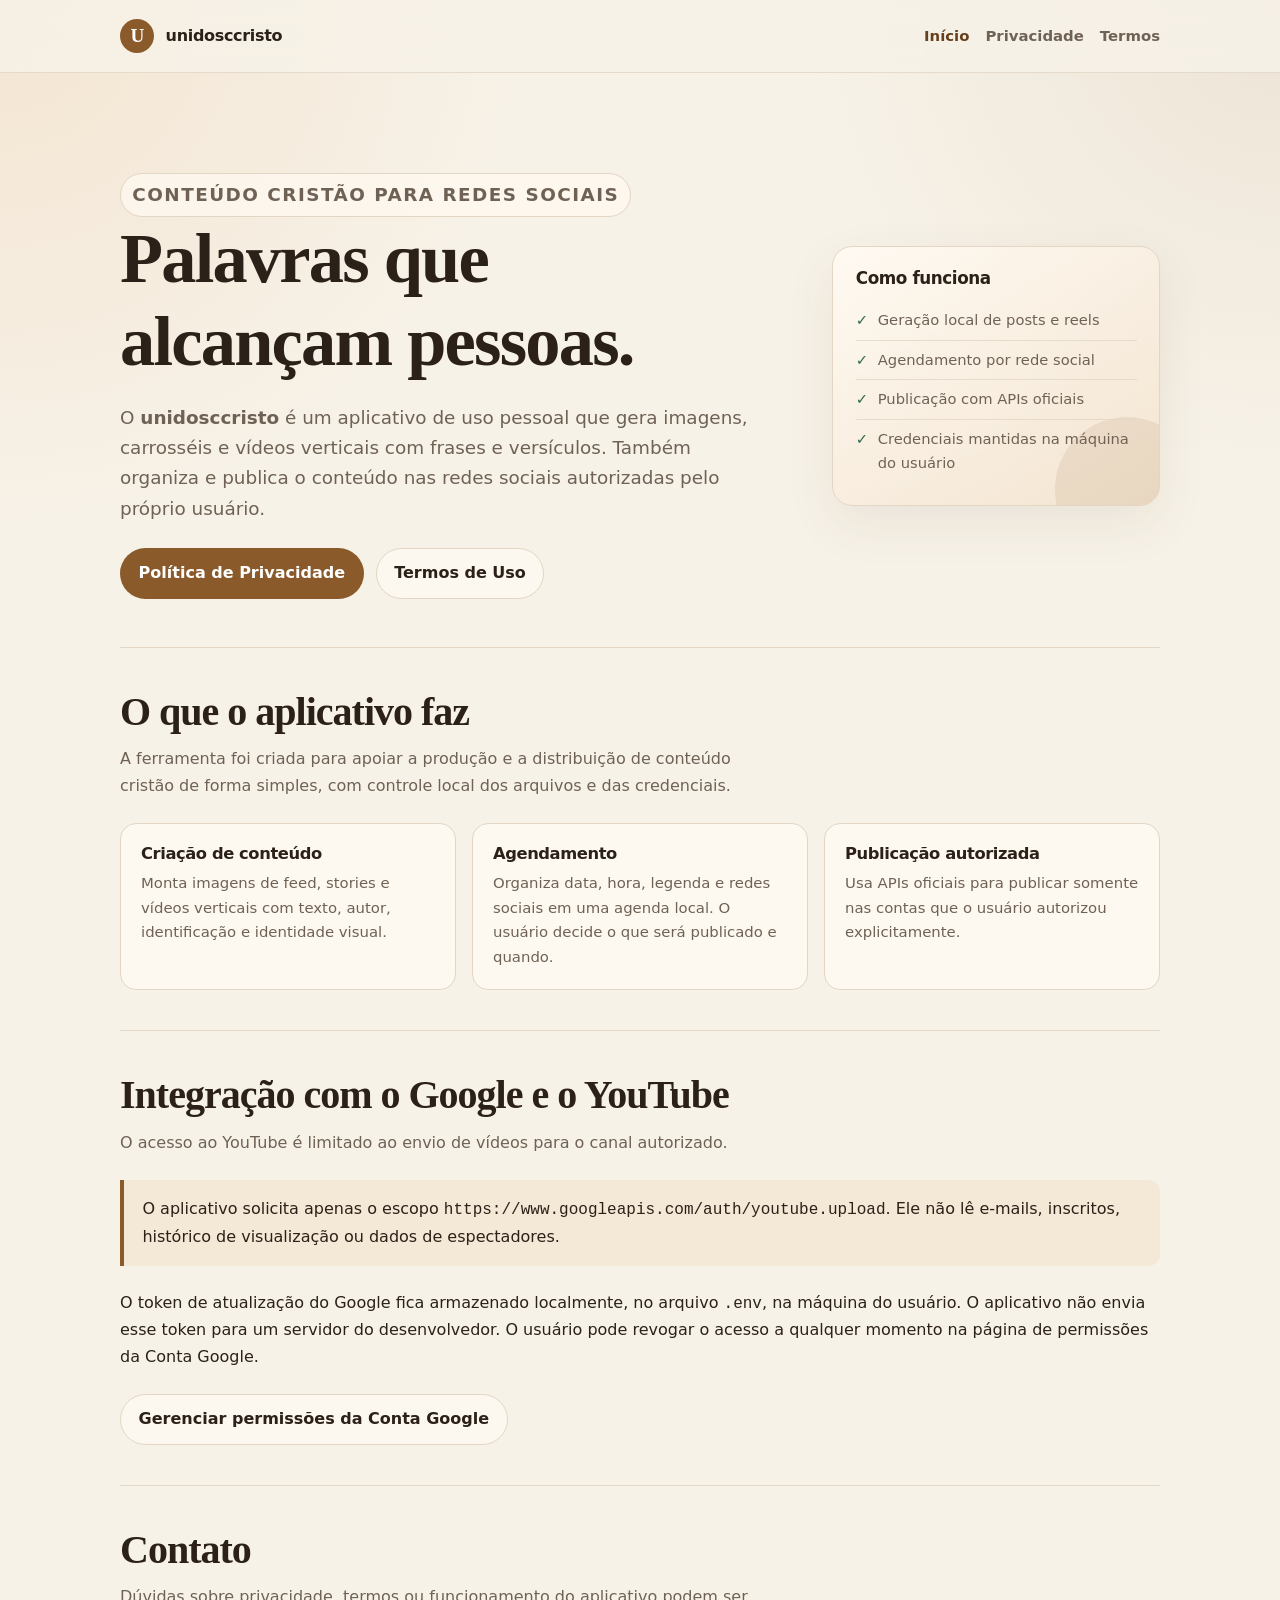
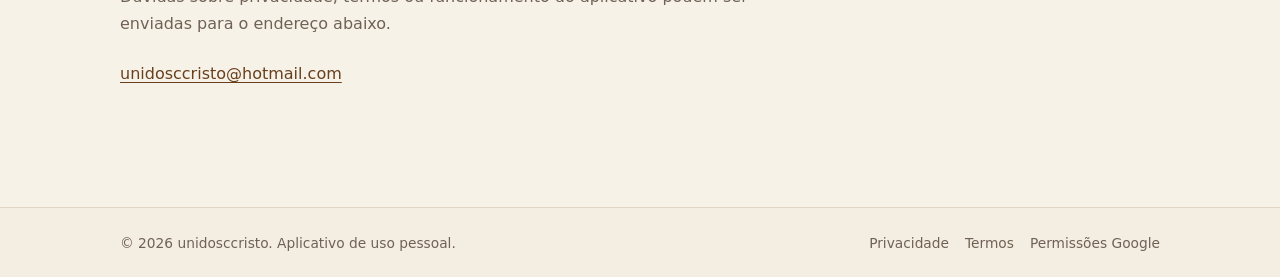
<file: index.html>
<!doctype html>
<html lang="pt-BR">
<head>
  <meta charset="utf-8">
  <meta name="viewport" content="width=device-width, initial-scale=1">
  <meta name="description" content="unidosccristo: aplicativo de uso pessoal para gerar e agendar conteúdo cristão em redes sociais.">
  <meta name="theme-color" content="#f7f2e8">
  <title>unidosccristo</title>
  <link rel="stylesheet" href="estilo.css">
</head>
<body>
  <a class="skip-link" href="#conteudo">Pular para o conteúdo</a>

  <header class="site-header">
    <div class="container">
      <a class="marca" href="index.html" aria-label="unidosccristo — início">
        <span class="marca-simbolo" aria-hidden="true">U</span>
        <span>unidosccristo</span>
      </a>
      <nav class="site-nav" aria-label="Navegação principal">
        <a href="index.html" aria-current="page">Início</a>
        <a href="privacidade.html">Privacidade</a>
        <a href="termos.html">Termos</a>
      </nav>
    </div>
  </header>

  <main id="conteudo" class="container">
    <section class="hero" aria-labelledby="titulo-principal">
      <div>
        <p class="eyebrow">Conteúdo cristão para redes sociais</p>
        <h1 id="titulo-principal">Palavras que alcançam pessoas.</h1>
        <p>
          O <strong>unidosccristo</strong> é um aplicativo de uso pessoal que gera imagens,
          carrosséis e vídeos verticais com frases e versículos. Também organiza e publica
          o conteúdo nas redes sociais autorizadas pelo próprio usuário.
        </p>
        <div class="actions">
          <a class="botao botao-primario" href="privacidade.html">Política de Privacidade</a>
          <a class="botao botao-secundario" href="termos.html">Termos de Uso</a>
        </div>
      </div>

      <aside class="hero-card" aria-label="Resumo do aplicativo">
        <h2>Como funciona</h2>
        <ul>
          <li>Geração local de posts e reels</li>
          <li>Agendamento por rede social</li>
          <li>Publicação com APIs oficiais</li>
          <li>Credenciais mantidas na máquina do usuário</li>
        </ul>
      </aside>
    </section>

    <section class="section" aria-labelledby="o-que-faz">
      <div class="section-heading">
        <h2 id="o-que-faz">O que o aplicativo faz</h2>
        <p>
          A ferramenta foi criada para apoiar a produção e a distribuição de conteúdo
          cristão de forma simples, com controle local dos arquivos e das credenciais.
        </p>
      </div>

      <div class="grid">
        <article class="card">
          <h3>Criação de conteúdo</h3>
          <p>
            Monta imagens de feed, stories e vídeos verticais com texto, autor,
            identificação e identidade visual.
          </p>
        </article>
        <article class="card">
          <h3>Agendamento</h3>
          <p>
            Organiza data, hora, legenda e redes sociais em uma agenda local.
            O usuário decide o que será publicado e quando.
          </p>
        </article>
        <article class="card">
          <h3>Publicação autorizada</h3>
          <p>
            Usa APIs oficiais para publicar somente nas contas que o usuário
            autorizou explicitamente.
          </p>
        </article>
      </div>
    </section>

    <section class="section" aria-labelledby="google">
      <div class="section-heading">
        <h2 id="google">Integração com o Google e o YouTube</h2>
        <p>
          O acesso ao YouTube é limitado ao envio de vídeos para o canal autorizado.
        </p>
      </div>

      <div class="callout">
        <p>
          O aplicativo solicita apenas o escopo
          <code>https://www.googleapis.com/auth/youtube.upload</code>.
          Ele não lê e-mails, inscritos, histórico de visualização ou dados de espectadores.
        </p>
      </div>

      <p>
        O token de atualização do Google fica armazenado localmente, no arquivo
        <code>.env</code>, na máquina do usuário. O aplicativo não envia esse token
        para um servidor do desenvolvedor. O usuário pode revogar o acesso a qualquer
        momento na página de permissões da Conta Google.
      </p>

      <div class="actions">
        <a class="botao botao-secundario" href="https://myaccount.google.com/permissions" rel="noopener noreferrer">
          Gerenciar permissões da Conta Google
        </a>
      </div>
    </section>

    <section class="section" aria-labelledby="contato">
      <div class="section-heading">
        <h2 id="contato">Contato</h2>
        <p>
          Dúvidas sobre privacidade, termos ou funcionamento do aplicativo podem ser
          enviadas para o endereço abaixo.
        </p>
      </div>

      <p>
        <a href="mailto:unidosccristo@hotmail.com">unidosccristo@hotmail.com</a>
      </p>
    </section>
  </main>

  <footer class="site-footer">
    <div class="container">
      <span>© 2026 unidosccristo. Aplicativo de uso pessoal.</span>
      <nav aria-label="Links do rodapé">
        <a href="privacidade.html">Privacidade</a>
        <a href="termos.html">Termos</a>
        <a href="https://myaccount.google.com/permissions" rel="noopener noreferrer">Permissões Google</a>
      </nav>
    </div>
  </footer>
</body>
</html>
</file>
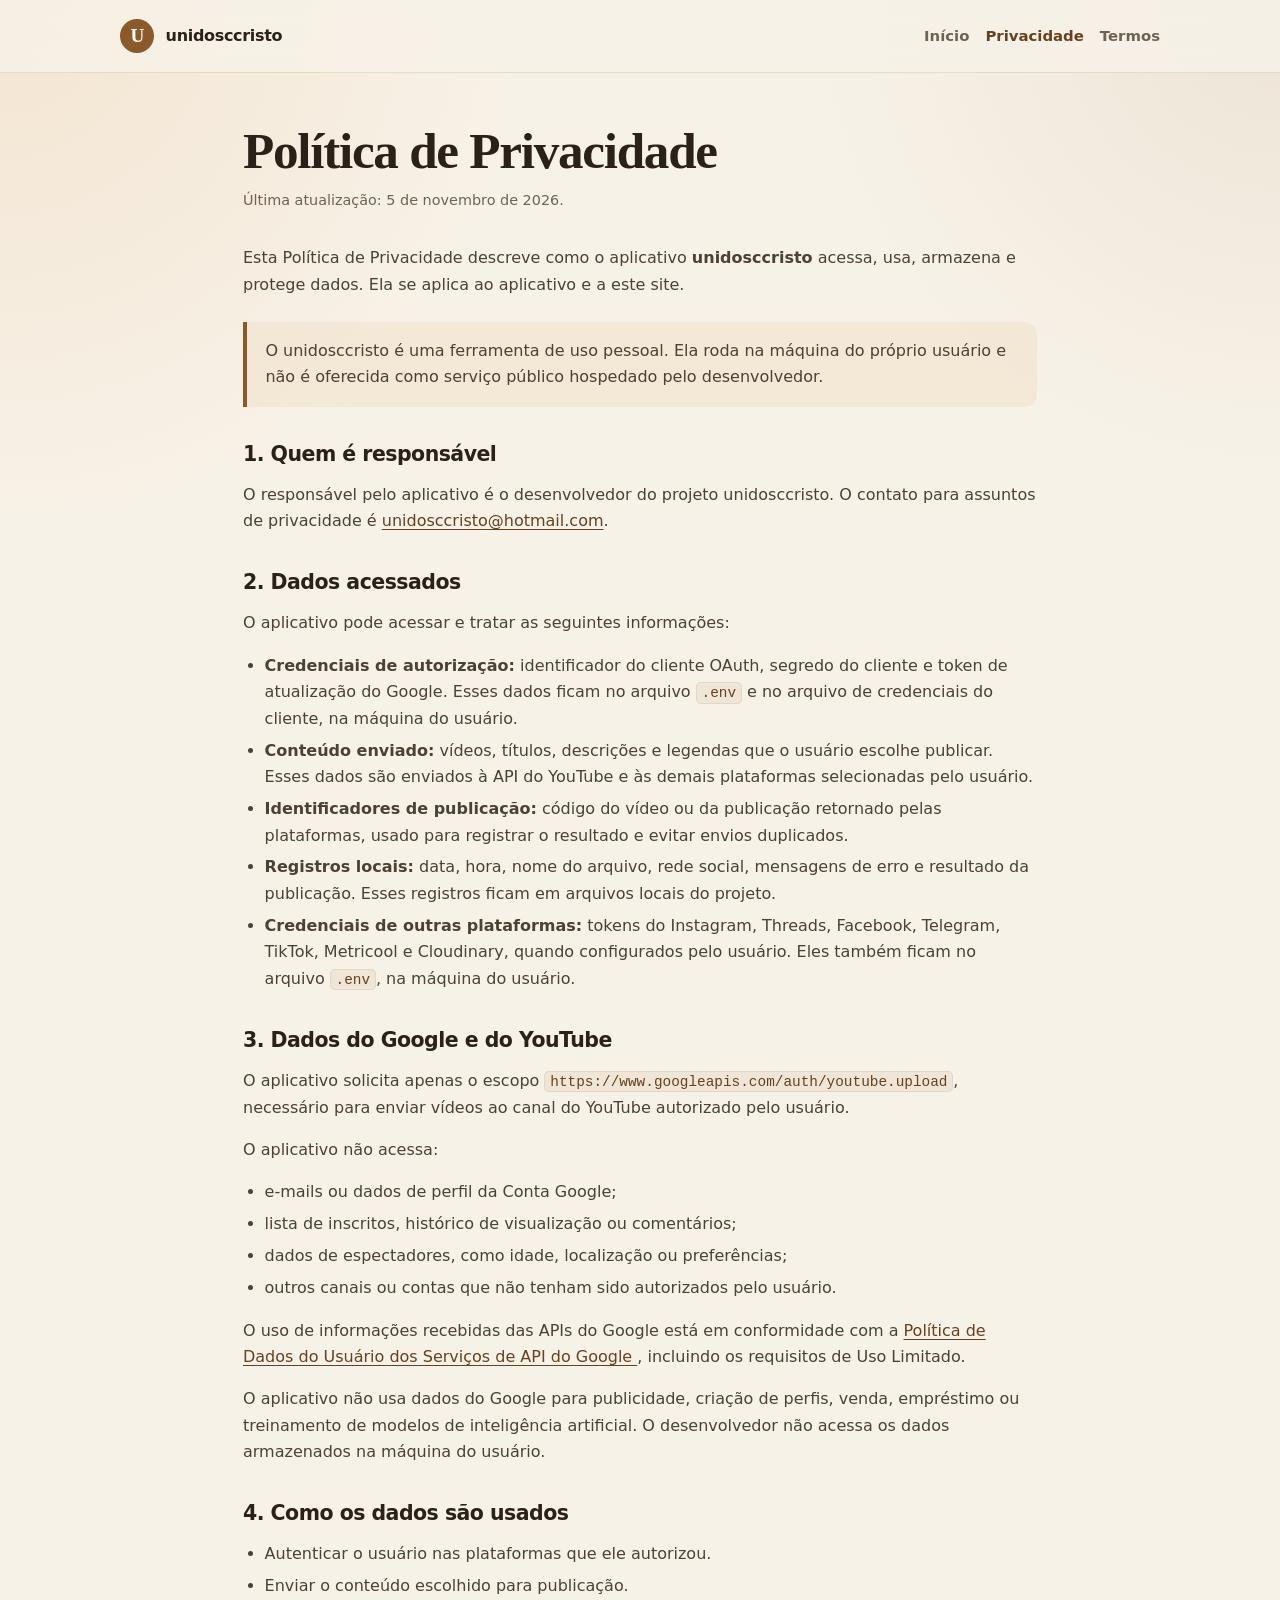
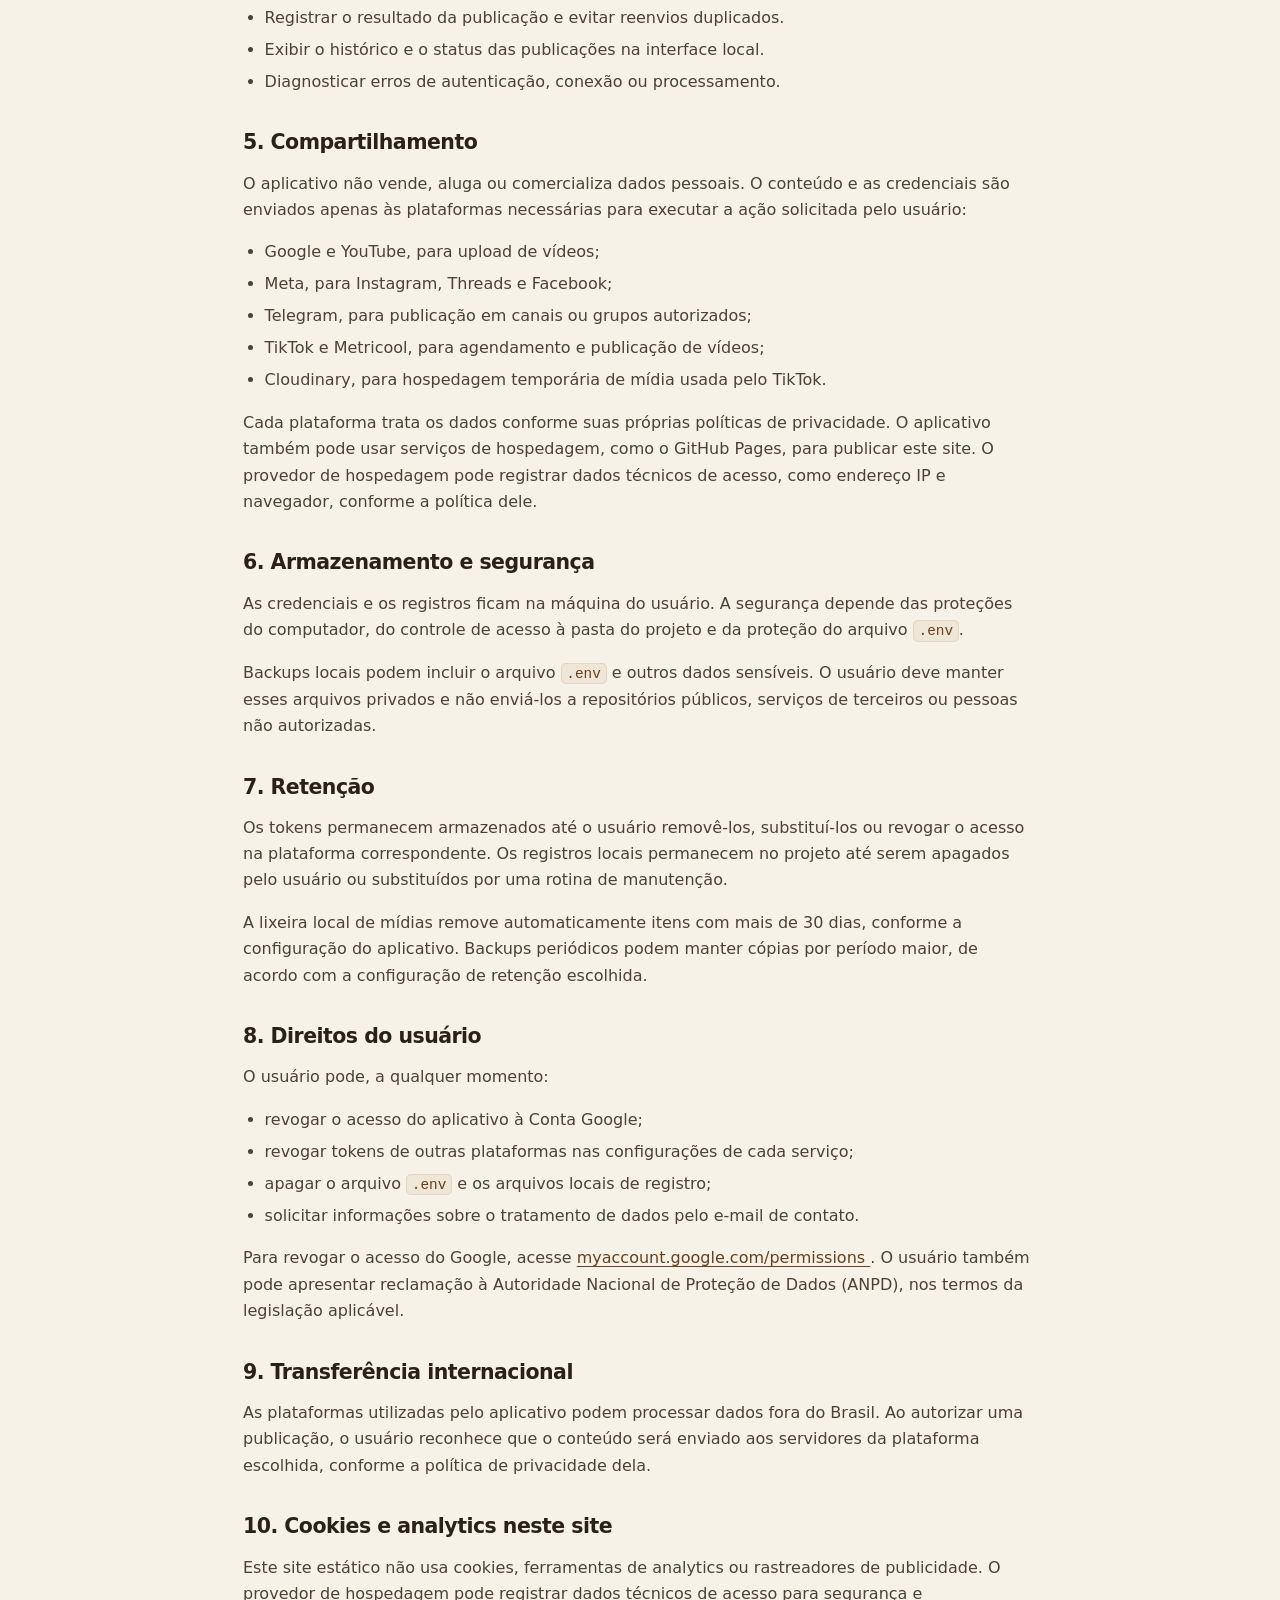
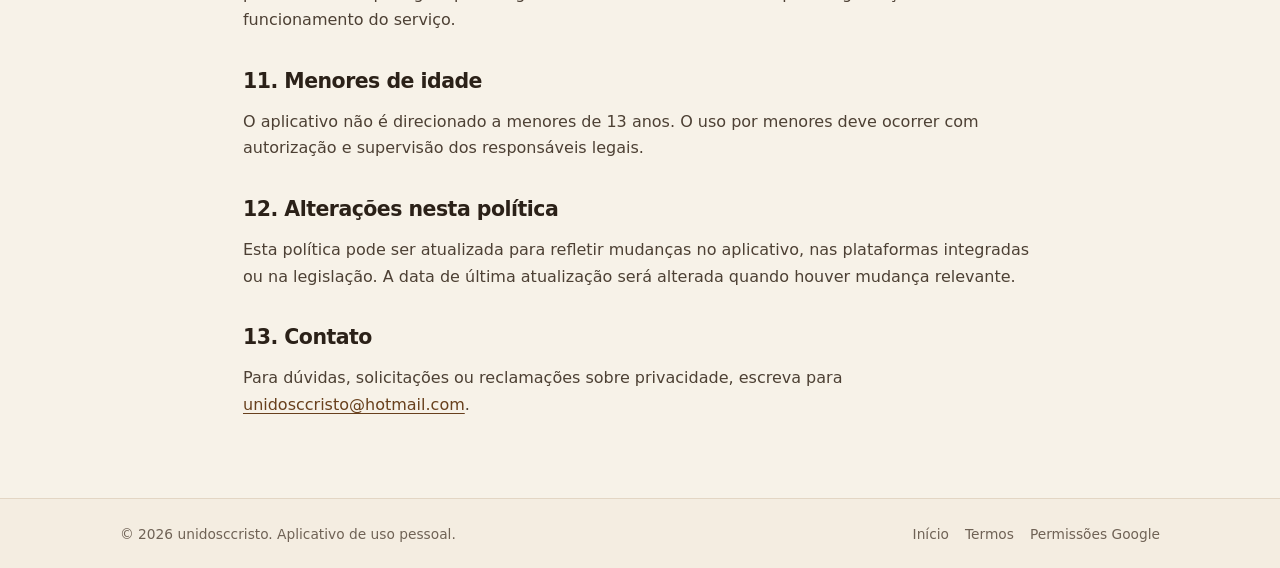
<file: privacidade.html>
<!doctype html>
<html lang="pt-BR">
<head>
  <meta charset="utf-8">
  <meta name="viewport" content="width=device-width, initial-scale=1">
  <meta name="description" content="Política de Privacidade do aplicativo unidosccristo.">
  <meta name="theme-color" content="#f7f2e8">
  <title>Política de Privacidade — unidosccristo</title>
  <link rel="stylesheet" href="estilo.css">
</head>
<body>
  <a class="skip-link" href="#conteudo">Pular para o conteúdo</a>

  <header class="site-header">
    <div class="container">
      <a class="marca" href="index.html" aria-label="unidosccristo — início">
        <span class="marca-simbolo" aria-hidden="true">U</span>
        <span>unidosccristo</span>
      </a>
      <nav class="site-nav" aria-label="Navegação principal">
        <a href="index.html">Início</a>
        <a href="privacidade.html" aria-current="page">Privacidade</a>
        <a href="termos.html">Termos</a>
      </nav>
    </div>
  </header>

  <main id="conteudo" class="container legal">
    <h1>Política de Privacidade</h1>
    <p class="atualizado">Última atualização: 5 de novembro de 2026.</p>

    <p>
      Esta Política de Privacidade descreve como o aplicativo <strong>unidosccristo</strong>
      acessa, usa, armazena e protege dados. Ela se aplica ao aplicativo e a este site.
    </p>

    <div class="callout">
      <p>
        O unidosccristo é uma ferramenta de uso pessoal. Ela roda na máquina do
        próprio usuário e não é oferecida como serviço público hospedado pelo desenvolvedor.
      </p>
    </div>

    <h2>1. Quem é responsável</h2>
    <p>
      O responsável pelo aplicativo é o desenvolvedor do projeto unidosccristo.
      O contato para assuntos de privacidade é
      <a href="mailto:unidosccristo@hotmail.com">unidosccristo@hotmail.com</a>.
    </p>

    <h2>2. Dados acessados</h2>
    <p>O aplicativo pode acessar e tratar as seguintes informações:</p>
    <ul>
      <li>
        <strong>Credenciais de autorização:</strong> identificador do cliente OAuth,
        segredo do cliente e token de atualização do Google. Esses dados ficam no
        arquivo <code>.env</code> e no arquivo de credenciais do cliente, na máquina do usuário.
      </li>
      <li>
        <strong>Conteúdo enviado:</strong> vídeos, títulos, descrições e legendas que o
        usuário escolhe publicar. Esses dados são enviados à API do YouTube e às demais
        plataformas selecionadas pelo usuário.
      </li>
      <li>
        <strong>Identificadores de publicação:</strong> código do vídeo ou da publicação
        retornado pelas plataformas, usado para registrar o resultado e evitar envios duplicados.
      </li>
      <li>
        <strong>Registros locais:</strong> data, hora, nome do arquivo, rede social,
        mensagens de erro e resultado da publicação. Esses registros ficam em arquivos
        locais do projeto.
      </li>
      <li>
        <strong>Credenciais de outras plataformas:</strong> tokens do Instagram, Threads,
        Facebook, Telegram, TikTok, Metricool e Cloudinary, quando configurados pelo usuário.
        Eles também ficam no arquivo <code>.env</code>, na máquina do usuário.
      </li>
    </ul>

    <h2>3. Dados do Google e do YouTube</h2>
    <p>
      O aplicativo solicita apenas o escopo
      <code>https://www.googleapis.com/auth/youtube.upload</code>, necessário para
      enviar vídeos ao canal do YouTube autorizado pelo usuário.
    </p>
    <p>O aplicativo não acessa:</p>
    <ul>
      <li>e-mails ou dados de perfil da Conta Google;</li>
      <li>lista de inscritos, histórico de visualização ou comentários;</li>
      <li>dados de espectadores, como idade, localização ou preferências;</li>
      <li>outros canais ou contas que não tenham sido autorizados pelo usuário.</li>
    </ul>
    <p>
      O uso de informações recebidas das APIs do Google está em conformidade com a
      <a href="https://developers.google.com/terms/api-services-user-data-policy" rel="noopener noreferrer">
        Política de Dados do Usuário dos Serviços de API do Google
      </a>, incluindo os requisitos de Uso Limitado.
    </p>
    <p>
      O aplicativo não usa dados do Google para publicidade, criação de perfis,
      venda, empréstimo ou treinamento de modelos de inteligência artificial.
      O desenvolvedor não acessa os dados armazenados na máquina do usuário.
    </p>

    <h2>4. Como os dados são usados</h2>
    <ul>
      <li>Autenticar o usuário nas plataformas que ele autorizou.</li>
      <li>Enviar o conteúdo escolhido para publicação.</li>
      <li>Registrar o resultado da publicação e evitar reenvios duplicados.</li>
      <li>Exibir o histórico e o status das publicações na interface local.</li>
      <li>Diagnosticar erros de autenticação, conexão ou processamento.</li>
    </ul>

    <h2>5. Compartilhamento</h2>
    <p>
      O aplicativo não vende, aluga ou comercializa dados pessoais. O conteúdo e as
      credenciais são enviados apenas às plataformas necessárias para executar a ação
      solicitada pelo usuário:
    </p>
    <ul>
      <li>Google e YouTube, para upload de vídeos;</li>
      <li>Meta, para Instagram, Threads e Facebook;</li>
      <li>Telegram, para publicação em canais ou grupos autorizados;</li>
      <li>TikTok e Metricool, para agendamento e publicação de vídeos;</li>
      <li>Cloudinary, para hospedagem temporária de mídia usada pelo TikTok.</li>
    </ul>
    <p>
      Cada plataforma trata os dados conforme suas próprias políticas de privacidade.
      O aplicativo também pode usar serviços de hospedagem, como o GitHub Pages, para
      publicar este site. O provedor de hospedagem pode registrar dados técnicos de
      acesso, como endereço IP e navegador, conforme a política dele.
    </p>

    <h2>6. Armazenamento e segurança</h2>
    <p>
      As credenciais e os registros ficam na máquina do usuário. A segurança depende
      das proteções do computador, do controle de acesso à pasta do projeto e da
      proteção do arquivo <code>.env</code>.
    </p>
    <p>
      Backups locais podem incluir o arquivo <code>.env</code> e outros dados sensíveis.
      O usuário deve manter esses arquivos privados e não enviá-los a repositórios
      públicos, serviços de terceiros ou pessoas não autorizadas.
    </p>

    <h2>7. Retenção</h2>
    <p>
      Os tokens permanecem armazenados até o usuário removê-los, substituí-los ou
      revogar o acesso na plataforma correspondente. Os registros locais permanecem
      no projeto até serem apagados pelo usuário ou substituídos por uma rotina de
      manutenção.
    </p>
    <p>
      A lixeira local de mídias remove automaticamente itens com mais de 30 dias,
      conforme a configuração do aplicativo. Backups periódicos podem manter cópias
      por período maior, de acordo com a configuração de retenção escolhida.
    </p>

    <h2>8. Direitos do usuário</h2>
    <p>O usuário pode, a qualquer momento:</p>
    <ul>
      <li>revogar o acesso do aplicativo à Conta Google;</li>
      <li>revogar tokens de outras plataformas nas configurações de cada serviço;</li>
      <li>apagar o arquivo <code>.env</code> e os arquivos locais de registro;</li>
      <li>solicitar informações sobre o tratamento de dados pelo e-mail de contato.</li>
    </ul>
    <p>
      Para revogar o acesso do Google, acesse
      <a href="https://myaccount.google.com/permissions" rel="noopener noreferrer">
        myaccount.google.com/permissions
      </a>.
      O usuário também pode apresentar reclamação à Autoridade Nacional de Proteção
      de Dados (ANPD), nos termos da legislação aplicável.
    </p>

    <h2>9. Transferência internacional</h2>
    <p>
      As plataformas utilizadas pelo aplicativo podem processar dados fora do Brasil.
      Ao autorizar uma publicação, o usuário reconhece que o conteúdo será enviado
      aos servidores da plataforma escolhida, conforme a política de privacidade dela.
    </p>

    <h2>10. Cookies e analytics neste site</h2>
    <p>
      Este site estático não usa cookies, ferramentas de analytics ou rastreadores
      de publicidade. O provedor de hospedagem pode registrar dados técnicos de acesso
      para segurança e funcionamento do serviço.
    </p>

    <h2>11. Menores de idade</h2>
    <p>
      O aplicativo não é direcionado a menores de 13 anos. O uso por menores deve
      ocorrer com autorização e supervisão dos responsáveis legais.
    </p>

    <h2>12. Alterações nesta política</h2>
    <p>
      Esta política pode ser atualizada para refletir mudanças no aplicativo, nas
      plataformas integradas ou na legislação. A data de última atualização será
      alterada quando houver mudança relevante.
    </p>

    <h2>13. Contato</h2>
    <p>
      Para dúvidas, solicitações ou reclamações sobre privacidade, escreva para
      <a href="mailto:unidosccristo@hotmail.com">unidosccristo@hotmail.com</a>.
    </p>
  </main>

  <footer class="site-footer">
    <div class="container">
      <span>© 2026 unidosccristo. Aplicativo de uso pessoal.</span>
      <nav aria-label="Links do rodapé">
        <a href="index.html">Início</a>
        <a href="termos.html">Termos</a>
        <a href="https://myaccount.google.com/permissions" rel="noopener noreferrer">Permissões Google</a>
      </nav>
    </div>
  </footer>
</body>
</html>
</file>
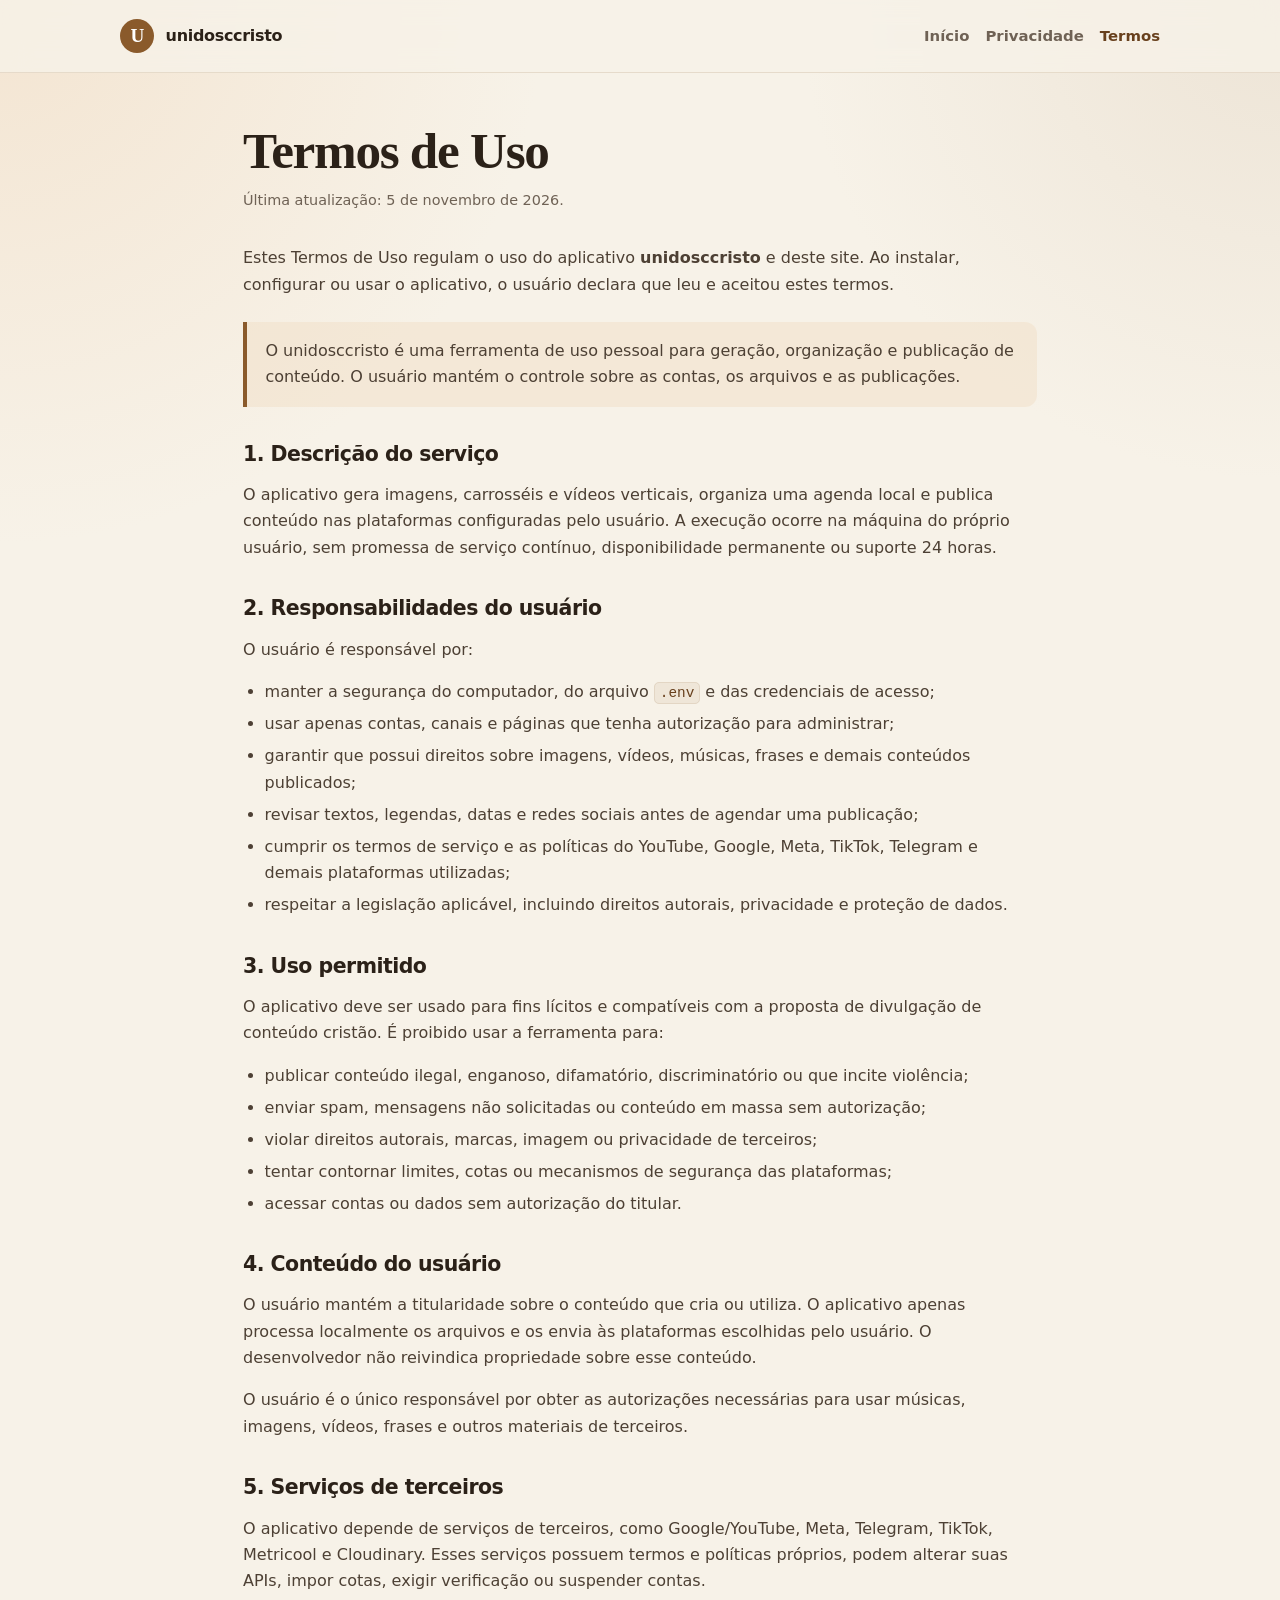
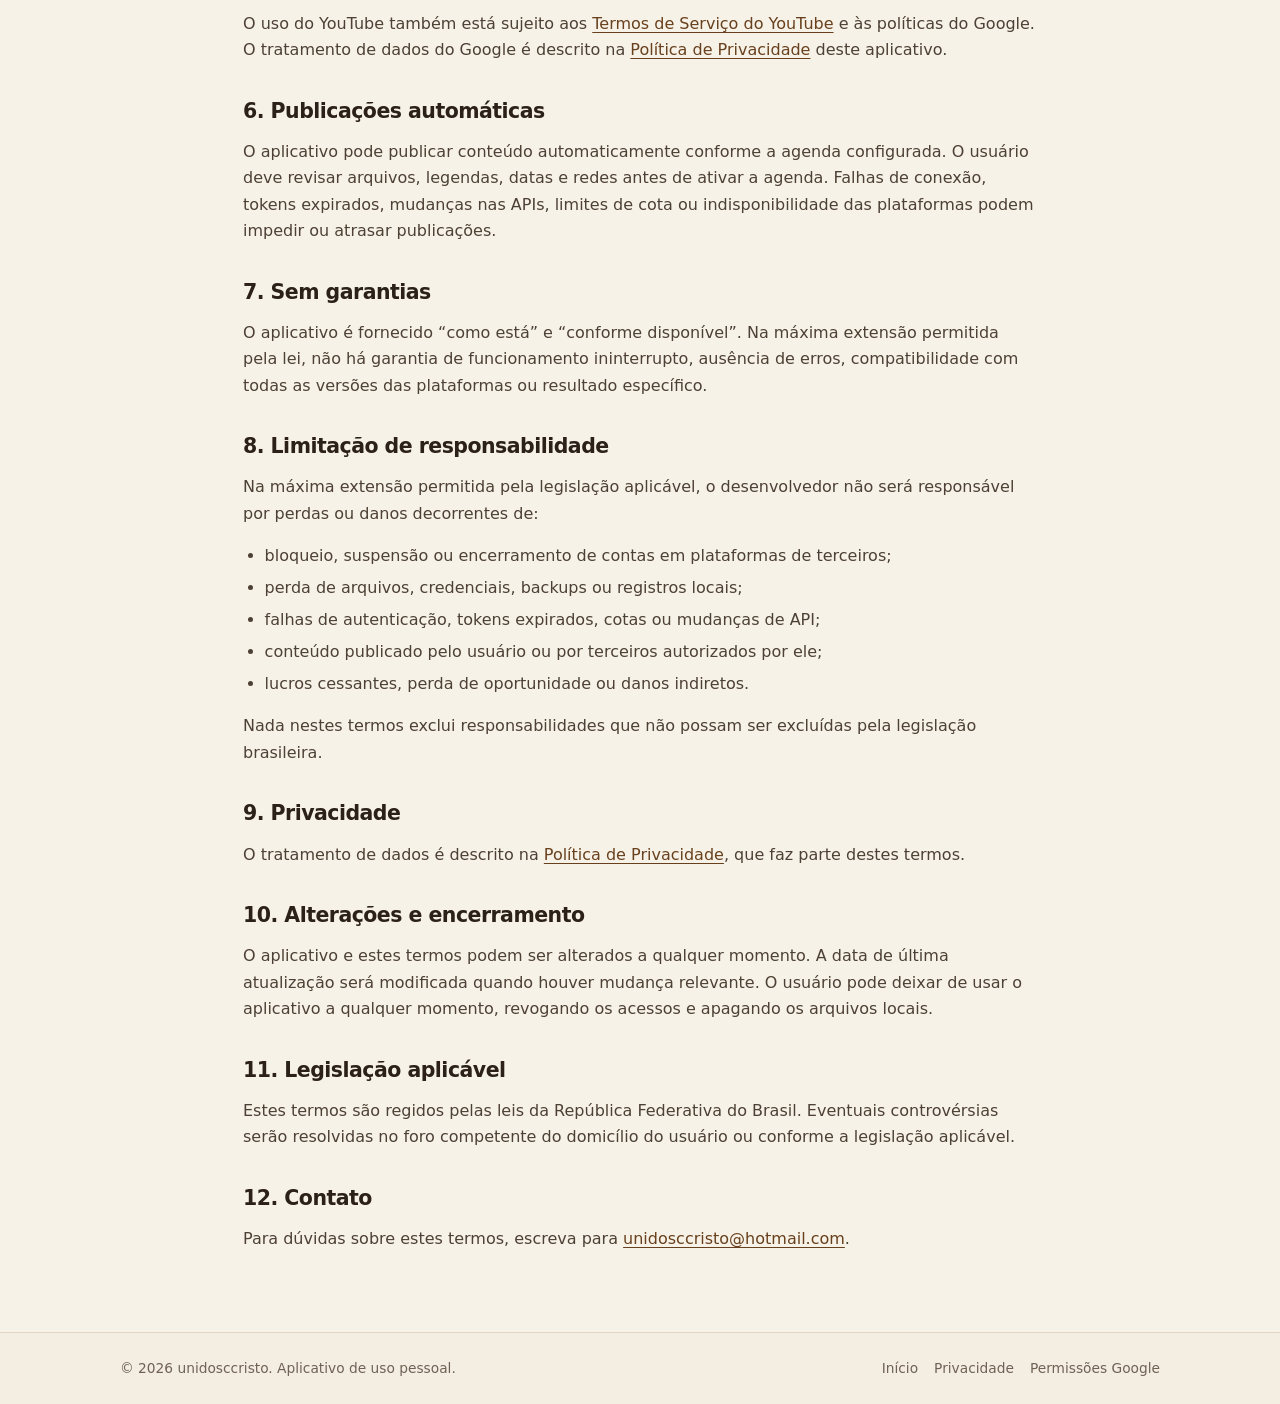
<file: termos.html>
<!doctype html>
<html lang="pt-BR">
<head>
  <meta charset="utf-8">
  <meta name="viewport" content="width=device-width, initial-scale=1">
  <meta name="description" content="Termos de Uso do aplicativo unidosccristo.">
  <meta name="theme-color" content="#f7f2e8">
  <title>Termos de Uso — unidosccristo</title>
  <link rel="stylesheet" href="estilo.css">
</head>
<body>
  <a class="skip-link" href="#conteudo">Pular para o conteúdo</a>

  <header class="site-header">
    <div class="container">
      <a class="marca" href="index.html" aria-label="unidosccristo — início">
        <span class="marca-simbolo" aria-hidden="true">U</span>
        <span>unidosccristo</span>
      </a>
      <nav class="site-nav" aria-label="Navegação principal">
        <a href="index.html">Início</a>
        <a href="privacidade.html">Privacidade</a>
        <a href="termos.html" aria-current="page">Termos</a>
      </nav>
    </div>
  </header>

  <main id="conteudo" class="container legal">
    <h1>Termos de Uso</h1>
    <p class="atualizado">Última atualização: 5 de novembro de 2026.</p>

    <p>
      Estes Termos de Uso regulam o uso do aplicativo <strong>unidosccristo</strong>
      e deste site. Ao instalar, configurar ou usar o aplicativo, o usuário declara
      que leu e aceitou estes termos.
    </p>

    <div class="callout">
      <p>
        O unidosccristo é uma ferramenta de uso pessoal para geração, organização
        e publicação de conteúdo. O usuário mantém o controle sobre as contas, os
        arquivos e as publicações.
      </p>
    </div>

    <h2>1. Descrição do serviço</h2>
    <p>
      O aplicativo gera imagens, carrosséis e vídeos verticais, organiza uma agenda
      local e publica conteúdo nas plataformas configuradas pelo usuário. A execução
      ocorre na máquina do próprio usuário, sem promessa de serviço contínuo,
      disponibilidade permanente ou suporte 24 horas.
    </p>

    <h2>2. Responsabilidades do usuário</h2>
    <p>O usuário é responsável por:</p>
    <ul>
      <li>manter a segurança do computador, do arquivo <code>.env</code> e das credenciais de acesso;</li>
      <li>usar apenas contas, canais e páginas que tenha autorização para administrar;</li>
      <li>garantir que possui direitos sobre imagens, vídeos, músicas, frases e demais conteúdos publicados;</li>
      <li>revisar textos, legendas, datas e redes sociais antes de agendar uma publicação;</li>
      <li>cumprir os termos de serviço e as políticas do YouTube, Google, Meta, TikTok, Telegram e demais plataformas utilizadas;</li>
      <li>respeitar a legislação aplicável, incluindo direitos autorais, privacidade e proteção de dados.</li>
    </ul>

    <h2>3. Uso permitido</h2>
    <p>
      O aplicativo deve ser usado para fins lícitos e compatíveis com a proposta de
      divulgação de conteúdo cristão. É proibido usar a ferramenta para:
    </p>
    <ul>
      <li>publicar conteúdo ilegal, enganoso, difamatório, discriminatório ou que incite violência;</li>
      <li>enviar spam, mensagens não solicitadas ou conteúdo em massa sem autorização;</li>
      <li>violar direitos autorais, marcas, imagem ou privacidade de terceiros;</li>
      <li>tentar contornar limites, cotas ou mecanismos de segurança das plataformas;</li>
      <li>acessar contas ou dados sem autorização do titular.</li>
    </ul>

    <h2>4. Conteúdo do usuário</h2>
    <p>
      O usuário mantém a titularidade sobre o conteúdo que cria ou utiliza. O aplicativo
      apenas processa localmente os arquivos e os envia às plataformas escolhidas pelo
      usuário. O desenvolvedor não reivindica propriedade sobre esse conteúdo.
    </p>
    <p>
      O usuário é o único responsável por obter as autorizações necessárias para usar
      músicas, imagens, vídeos, frases e outros materiais de terceiros.
    </p>

    <h2>5. Serviços de terceiros</h2>
    <p>
      O aplicativo depende de serviços de terceiros, como Google/YouTube, Meta,
      Telegram, TikTok, Metricool e Cloudinary. Esses serviços possuem termos e
      políticas próprios, podem alterar suas APIs, impor cotas, exigir verificação
      ou suspender contas.
    </p>
    <p>
      O uso do YouTube também está sujeito aos
      <a href="https://www.youtube.com/t/terms" rel="noopener noreferrer">Termos de Serviço do YouTube</a>
      e às políticas do Google. O tratamento de dados do Google é descrito na
      <a href="privacidade.html">Política de Privacidade</a> deste aplicativo.
    </p>

    <h2>6. Publicações automáticas</h2>
    <p>
      O aplicativo pode publicar conteúdo automaticamente conforme a agenda configurada.
      O usuário deve revisar arquivos, legendas, datas e redes antes de ativar a agenda.
      Falhas de conexão, tokens expirados, mudanças nas APIs, limites de cota ou
      indisponibilidade das plataformas podem impedir ou atrasar publicações.
    </p>

    <h2>7. Sem garantias</h2>
    <p>
      O aplicativo é fornecido “como está” e “conforme disponível”. Na máxima extensão
      permitida pela lei, não há garantia de funcionamento ininterrupto, ausência de
      erros, compatibilidade com todas as versões das plataformas ou resultado específico.
    </p>

    <h2>8. Limitação de responsabilidade</h2>
    <p>
      Na máxima extensão permitida pela legislação aplicável, o desenvolvedor não será
      responsável por perdas ou danos decorrentes de:
    </p>
    <ul>
      <li>bloqueio, suspensão ou encerramento de contas em plataformas de terceiros;</li>
      <li>perda de arquivos, credenciais, backups ou registros locais;</li>
      <li>falhas de autenticação, tokens expirados, cotas ou mudanças de API;</li>
      <li>conteúdo publicado pelo usuário ou por terceiros autorizados por ele;</li>
      <li>lucros cessantes, perda de oportunidade ou danos indiretos.</li>
    </ul>
    <p>
      Nada nestes termos exclui responsabilidades que não possam ser excluídas pela
      legislação brasileira.
    </p>

    <h2>9. Privacidade</h2>
    <p>
      O tratamento de dados é descrito na
      <a href="privacidade.html">Política de Privacidade</a>, que faz parte destes termos.
    </p>

    <h2>10. Alterações e encerramento</h2>
    <p>
      O aplicativo e estes termos podem ser alterados a qualquer momento. A data de
      última atualização será modificada quando houver mudança relevante. O usuário
      pode deixar de usar o aplicativo a qualquer momento, revogando os acessos e
      apagando os arquivos locais.
    </p>

    <h2>11. Legislação aplicável</h2>
    <p>
      Estes termos são regidos pelas leis da República Federativa do Brasil. Eventuais
      controvérsias serão resolvidas no foro competente do domicílio do usuário ou
      conforme a legislação aplicável.
    </p>

    <h2>12. Contato</h2>
    <p>
      Para dúvidas sobre estes termos, escreva para
      <a href="mailto:unidosccristo@hotmail.com">unidosccristo@hotmail.com</a>.
    </p>
  </main>

  <footer class="site-footer">
    <div class="container">
      <span>© 2026 unidosccristo. Aplicativo de uso pessoal.</span>
      <nav aria-label="Links do rodapé">
        <a href="index.html">Início</a>
        <a href="privacidade.html">Privacidade</a>
        <a href="https://myaccount.google.com/permissions" rel="noopener noreferrer">Permissões Google</a>
      </nav>
    </div>
  </footer>
</body>
</html>
</file>
<file: estilo.css>
:root {
  color-scheme: light;
  --fundo: #f7f2e8;
  --fundo-suave: #efe6d8;
  --cartao: #fffaf2;
  --texto: #2b2118;
  --texto-suave: #6f6255;
  --linha: #e3d6c4;
  --accent: #8a5a2b;
  --accent-escuro: #68401d;
  --accent-claro: #f2dfc8;
  --sucesso: #2f6b4f;
  --sombra: 0 18px 50px rgba(71, 48, 27, 0.08);
  --raio: 20px;
}

* {
  box-sizing: border-box;
}

html {
  scroll-behavior: smooth;
}

body {
  margin: 0;
  background:
    radial-gradient(circle at top left, rgba(242, 223, 200, 0.7), transparent 34rem),
    radial-gradient(circle at 100% 0, rgba(227, 214, 196, 0.5), transparent 30rem),
    var(--fundo);
  color: var(--texto);
  font-family: ui-sans-serif, system-ui, -apple-system, BlinkMacSystemFont, "Segoe UI", sans-serif;
  font-size: 16px;
  line-height: 1.65;
  text-rendering: optimizeLegibility;
}

a {
  color: var(--accent-escuro);
  text-decoration-thickness: 1px;
  text-underline-offset: 3px;
}

a:hover {
  color: var(--accent);
}

a:focus-visible,
button:focus-visible {
  outline: 3px solid rgba(138, 90, 43, 0.35);
  outline-offset: 3px;
  border-radius: 6px;
}

::selection {
  background: var(--accent-claro);
}

.skip-link {
  position: absolute;
  left: 1rem;
  top: -5rem;
  z-index: 10;
  padding: 0.65rem 1rem;
  border-radius: 10px;
  background: var(--texto);
  color: #fff;
  text-decoration: none;
}

.skip-link:focus {
  top: 1rem;
}

.container {
  width: min(100% - 2rem, 1040px);
  margin-inline: auto;
}

.site-header {
  border-bottom: 1px solid rgba(227, 214, 196, 0.8);
  background: rgba(247, 242, 232, 0.82);
  backdrop-filter: blur(14px);
}

.site-header .container {
  display: flex;
  align-items: center;
  justify-content: space-between;
  gap: 1rem;
  min-height: 4.5rem;
}

.marca {
  display: inline-flex;
  align-items: center;
  gap: 0.7rem;
  color: var(--texto);
  font-weight: 750;
  letter-spacing: -0.02em;
  text-decoration: none;
}

.marca-simbolo {
  display: grid;
  width: 2.15rem;
  height: 2.15rem;
  place-items: center;
  border-radius: 50%;
  background: var(--accent);
  color: #fff;
  font-family: Georgia, "Times New Roman", serif;
  font-size: 1.2rem;
  font-weight: 700;
}

.site-nav {
  display: flex;
  flex-wrap: wrap;
  align-items: center;
  gap: 0.25rem 1rem;
  font-size: 0.93rem;
  font-weight: 650;
}

.site-nav a {
  color: var(--texto-suave);
  text-decoration: none;
}

.site-nav a:hover,
.site-nav a[aria-current="page"] {
  color: var(--accent-escuro);
}

main {
  padding-block: 3rem 4rem;
}

.hero {
  display: grid;
  grid-template-columns: minmax(0, 1.35fr) minmax(16rem, 0.65fr);
  gap: 2rem;
  align-items: center;
  padding-block: 2rem 3rem;
}

.eyebrow {
  display: inline-flex;
  align-items: center;
  gap: 0.5rem;
  margin: 0 0 1rem;
  padding: 0.35rem 0.7rem;
  border: 1px solid var(--linha);
  border-radius: 999px;
  background: rgba(255, 250, 242, 0.72);
  color: var(--accent-escuro);
  font-size: 0.78rem;
  font-weight: 750;
  letter-spacing: 0.08em;
  text-transform: uppercase;
}

h1,
h2,
h3 {
  line-height: 1.18;
  letter-spacing: -0.025em;
}

h1 {
  max-width: 15ch;
  margin: 0;
  font-family: Georgia, "Times New Roman", serif;
  font-size: clamp(2.4rem, 6vw, 4.4rem);
  font-weight: 700;
}

.hero p {
  max-width: 56ch;
  margin: 1.25rem 0 0;
  color: var(--texto-suave);
  font-size: clamp(1rem, 2vw, 1.15rem);
}

.actions {
  display: flex;
  flex-wrap: wrap;
  gap: 0.75rem;
  margin-top: 1.5rem;
}

.botao {
  display: inline-flex;
  align-items: center;
  justify-content: center;
  min-height: 2.9rem;
  padding: 0.7rem 1.1rem;
  border: 1px solid transparent;
  border-radius: 999px;
  font-weight: 700;
  text-decoration: none;
}

.botao-primario {
  background: var(--accent);
  color: #fff;
}

.botao-primario:hover {
  background: var(--accent-escuro);
  color: #fff;
}

.botao-secundario {
  border-color: var(--linha);
  background: rgba(255, 250, 242, 0.7);
  color: var(--texto);
}

.botao-secundario:hover {
  border-color: var(--accent);
  color: var(--accent-escuro);
}

.hero-card {
  position: relative;
  overflow: hidden;
  padding: 1.4rem;
  border: 1px solid var(--linha);
  border-radius: var(--raio);
  background: linear-gradient(150deg, rgba(255, 250, 242, 0.96), rgba(242, 223, 200, 0.72));
  box-shadow: var(--sombra);
}

.hero-card::after {
  content: "";
  position: absolute;
  right: -2.5rem;
  bottom: -3.5rem;
  width: 9rem;
  height: 9rem;
  border-radius: 50%;
  background: rgba(138, 90, 43, 0.1);
}

.hero-card h2 {
  margin: 0 0 0.75rem;
  font-size: 1.05rem;
}

.hero-card ul {
  position: relative;
  z-index: 1;
  margin: 0;
  padding: 0;
  list-style: none;
}

.hero-card li {
  display: flex;
  gap: 0.6rem;
  padding-block: 0.45rem;
  border-top: 1px solid rgba(227, 214, 196, 0.8);
  color: var(--texto-suave);
  font-size: 0.92rem;
}

.hero-card li:first-child {
  border-top: 0;
}

.hero-card li::before {
  content: "✓";
  color: var(--sucesso);
  font-weight: 800;
}

.section {
  padding-block: 2.5rem;
  border-top: 1px solid var(--linha);
}

.section-heading {
  max-width: 62ch;
  margin-bottom: 1.5rem;
}

.section-heading h2 {
  margin: 0;
  font-family: Georgia, "Times New Roman", serif;
  font-size: clamp(1.7rem, 4vw, 2.5rem);
}

.section-heading p {
  margin: 0.7rem 0 0;
  color: var(--texto-suave);
}

.grid {
  display: grid;
  grid-template-columns: repeat(3, minmax(0, 1fr));
  gap: 1rem;
}

.card {
  padding: 1.25rem;
  border: 1px solid var(--linha);
  border-radius: 16px;
  background: rgba(255, 250, 242, 0.78);
}

.card h3 {
  margin: 0 0 0.5rem;
  font-size: 1.02rem;
}

.card p {
  margin: 0;
  color: var(--texto-suave);
  font-size: 0.93rem;
}

.aviso {
  margin-top: 1.25rem;
  padding: 1rem 1.1rem;
  border: 1px solid #d8c3a4;
  border-radius: 14px;
  background: #fff6e8;
  color: #5d4328;
  font-size: 0.92rem;
}

.legal {
  max-width: 78ch;
}

.legal h1 {
  max-width: none;
  margin-bottom: 0.5rem;
  font-size: clamp(2rem, 5vw, 3.2rem);
}

.legal .atualizado {
  margin: 0 0 2rem;
  color: var(--texto-suave);
  font-size: 0.9rem;
}

.legal h2 {
  margin: 2.2rem 0 0.65rem;
  font-size: 1.28rem;
}

.legal h3 {
  margin: 1.5rem 0 0.5rem;
  font-size: 1.05rem;
}

.legal p,
.legal li {
  color: #4d4034;
}

.legal ul,
.legal ol {
  padding-left: 1.35rem;
}

.legal li + li {
  margin-top: 0.35rem;
}

.legal code {
  padding: 0.1rem 0.3rem;
  border: 1px solid var(--linha);
  border-radius: 5px;
  background: var(--fundo-suave);
  color: var(--accent-escuro);
  font-size: 0.9em;
}

.callout {
  margin: 1.5rem 0;
  padding: 1rem 1.15rem;
  border-left: 4px solid var(--accent);
  border-radius: 0 12px 12px 0;
  background: rgba(242, 223, 200, 0.5);
}

.callout p {
  margin: 0;
}

.site-footer {
  border-top: 1px solid var(--linha);
  background: rgba(239, 230, 216, 0.45);
}

.site-footer .container {
  display: flex;
  flex-wrap: wrap;
  align-items: center;
  justify-content: space-between;
  gap: 0.75rem 1.5rem;
  padding-block: 1.5rem;
  color: var(--texto-suave);
  font-size: 0.86rem;
}

.site-footer nav {
  display: flex;
  flex-wrap: wrap;
  gap: 0.4rem 1rem;
}

.site-footer a {
  color: var(--texto-suave);
  text-decoration: none;
}

.site-footer a:hover {
  color: var(--accent-escuro);
}

@media (max-width: 820px) {
  .hero {
    grid-template-columns: 1fr;
  }

  .hero-card {
    max-width: 34rem;
  }

  .grid {
    grid-template-columns: 1fr;
  }
}

@media (max-width: 560px) {
  .site-header .container {
    align-items: flex-start;
    flex-direction: column;
    justify-content: center;
    padding-block: 0.8rem;
  }

  .site-nav {
    font-size: 0.88rem;
  }

  main {
    padding-block: 2rem 3rem;
  }

  .hero {
    padding-block: 1rem 2rem;
  }

  h1 {
    max-width: 12ch;
  }
}

@media (prefers-reduced-motion: reduce) {
  html {
    scroll-behavior: auto;
  }
}

@media print {
  body {
    background: #fff;
  }

  .site-header,
  .site-footer,
  .actions,
  .hero-card {
    display: none;
  }

  main {
    padding: 0;
  }
}
</file>
